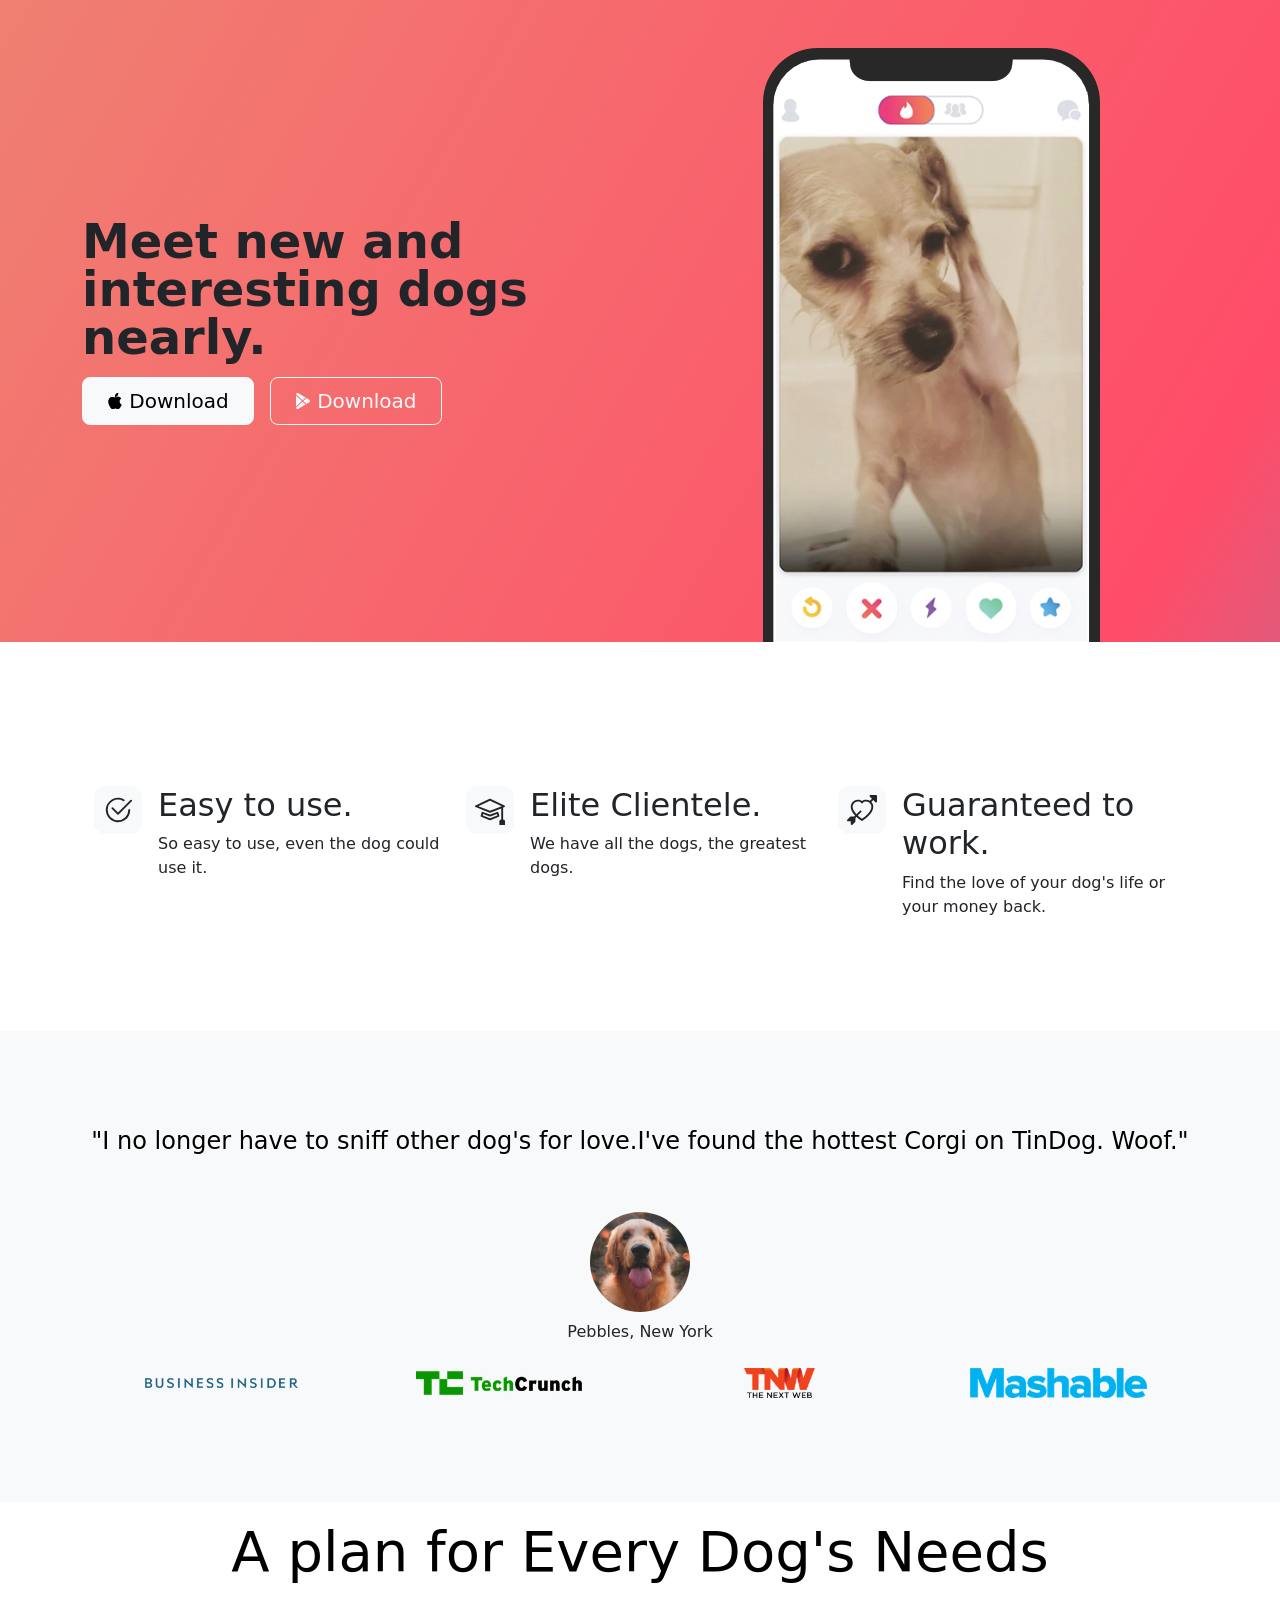
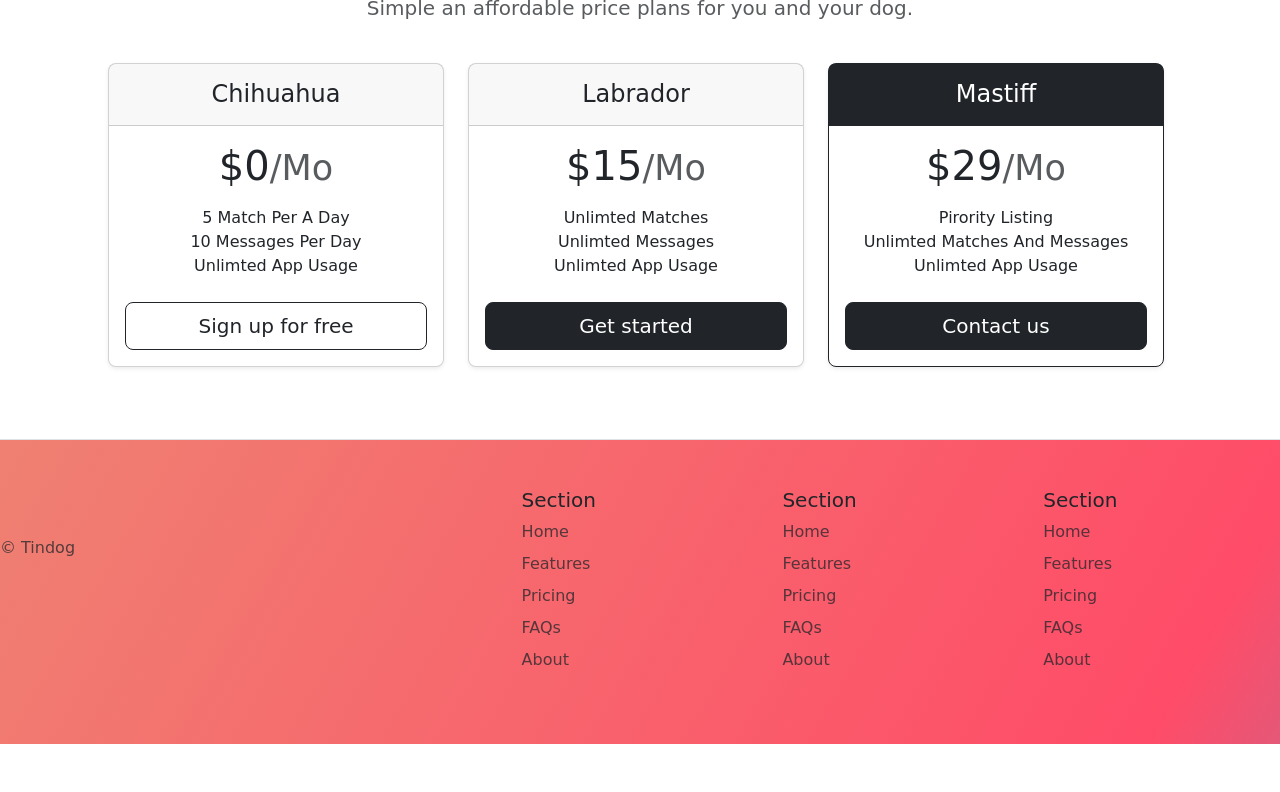
<file: 11.3 TinDog Project/index.html>
<!DOCTYPE html>
<html lang="en">

<head>
  <meta charset="UTF-8">
  <meta name="viewport" content="width=device-width, initial-scale=1.0">
  <link href="https://cdn.jsdelivr.net/npm/bootstrap@5.3.3/dist/css/bootstrap.min.css" rel="stylesheet" integrity="sha384-QWTKZyjpPEjISv5WaRU9OFeRpok6YctnYmDr5pNlyT2bRjXh0JMhjY6hW+ALEwIH" crossorigin="anonymous">
  <link rel="stylesheet" href="./css/style.css">
  <title>TinDog</title>
</head>

<body>

  <!-- Title -->
  <section id="title" class="gradient-background">
    <div class="container">
    <div class="row flex-lg-row-reverse align-items-center g-5 ">
      <div class="col-10 col-sm-8 col-lg-6 pb-0 pt-5" >
        <img src="./images/iphone.png" class="d-block mx-lg-auto img-fluid " alt="Bootstrap Themes" >
      </div>
      <div class="col-lg-6">
        <h1 class="display-5 fw-bold lh-1 mb-3">Meet new and interesting dogs nearly.</h1>
        <div class="d-grid gap-2 d-md-flex justify-content-md-start">
          <button type="button" class="btn btn-primary btn-lg px-4 me-md-2 btn-light"><svg xmlns="http://www.w3.org/2000/svg" width="16" height="16" fill="currentColor"
            class="bi bi-apple mb-1" viewBox="0 0 16 16">
            <path
                          d="M11.182.008C11.148-.03 9.923.023 8.857 1.18c-1.066 1.156-.902 2.482-.878 2.516.024.034 1.52.087 2.475-1.258.955-1.345.762-2.391.728-2.43Zm3.314 11.733c-.048-.096-2.325-1.234-2.113-3.422.212-2.189 1.675-2.789 1.698-2.854.023-.065-.597-.79-1.254-1.157a3.692 3.692 0 0 0-1.563-.434c-.108-.003-.483-.095-1.254.116-.508.139-1.653.589-1.968.607-.316.018-1.256-.522-2.267-.665-.647-.125-1.333.131-1.824.328-.49.196-1.422.754-2.074 2.237-.652 1.482-.311 3.83-.067 4.56.244.729.625 1.924 1.273 2.796.576.984 1.34 1.667 1.659 1.899.319.232 1.219.386 1.843.067.502-.308 1.408-.485 1.766-.472.357.013 1.061.154 1.782.539.571.197 1.111.115 1.652-.105.541-.221 1.324-1.059 2.238-2.758.347-.79.505-1.217.473-1.282Z" />
            <path
                          d="M11.182.008C11.148-.03 9.923.023 8.857 1.18c-1.066 1.156-.902 2.482-.878 2.516.024.034 1.52.087 2.475-1.258.955-1.345.762-2.391.728-2.43Zm3.314 11.733c-.048-.096-2.325-1.234-2.113-3.422.212-2.189 1.675-2.789 1.698-2.854.023-.065-.597-.79-1.254-1.157a3.692 3.692 0 0 0-1.563-.434c-.108-.003-.483-.095-1.254.116-.508.139-1.653.589-1.968.607-.316.018-1.256-.522-2.267-.665-.647-.125-1.333.131-1.824.328-.49.196-1.422.754-2.074 2.237-.652 1.482-.311 3.83-.067 4.56.244.729.625 1.924 1.273 2.796.576.984 1.34 1.667 1.659 1.899.319.232 1.219.386 1.843.067.502-.308 1.408-.485 1.766-.472.357.013 1.061.154 1.782.539.571.197 1.111.115 1.652-.105.541-.221 1.324-1.059 2.238-2.758.347-.79.505-1.217.473-1.282Z" />
            </svg> Download</button>
          <button type="button" class="btn btn-outline-secondary btn-lg px-4 btn-outline-light"><svg xmlns="http://www.w3.org/2000/svg" width="16" height="16" fill="currentColor"
            class="bi bi-google-play mb-1" viewBox="0 0 16 16">
            <path
                          d="M14.222 9.374c1.037-.61 1.037-2.137 0-2.748L11.528 5.04 8.32 8l3.207 2.96 2.694-1.586Zm-3.595 2.116L7.583 8.68 1.03 14.73c.201 1.029 1.36 1.61 2.303 1.055l7.294-4.295ZM1 13.396V2.603L6.846 8 1 13.396ZM1.03 1.27l6.553 6.05 3.044-2.81L3.333.215C2.39-.341 1.231.24 1.03 1.27Z" />
            </svg> Download</button>
        </div>
      </div>
    </div>
  </div>
  </section>
  <!-- Features -->
  <section id="features">
    <div class="container px-4 py-5 mt-5" id="hanging-icons">
      <div class="row g-4 py-5 row-cols-1 row-cols-lg-3">
        <div class="col d-flex align-items-start">
          <div class="icon-square bg-light text-dark flex-shrink-0 me-3">
            <svg xmlns="http://www.w3.org/2000/svg" height="30" fill="currentColor" class="bi bi-check2-circle"
            viewBox="0 0 16 16">
              <path
                            d="M2.5 8a5.5 5.5 0 0 1 8.25-4.764.5.5 0 0 0 .5-.866A6.5 6.5 0 1 0 14.5 8a.5.5 0 0 0-1 0 5.5 5.5 0 1 1-11 0z" />
              <path
                            d="M15.354 3.354a.5.5 0 0 0-.708-.708L8 9.293 5.354 6.646a.5.5 0 1 0-.708.708l3 3a.5.5 0 0 0 .708 0l7-7z" />
              </svg>          </div>
          <div>
            <h2>Easy to use.</h2>
            <p>So easy to use, even the dog could use it.</p>
            
          </div>
        </div>
        <div class="col d-flex align-items-start">
          <div class="icon-square bg-light text-dark flex-shrink-0 me-3">
            <svg xmlns="http://www.w3.org/2000/svg" height="30" fill="currentColor" class="bi bi-mortarboard" viewBox="0 0 16 16">
              <path d="M8.211 2.047a.5.5 0 0 0-.422 0l-7.5 3.5a.5.5 0 0 0 .025.917l7.5 3a.5.5 0 0 0 .372 0L14 7.14V13a1 1 0 0 0-1 1v2h3v-2a1 1 0 0 0-1-1V6.739l.686-.275a.5.5 0 0 0 .025-.917l-7.5-3.5ZM8 8.46 1.758 5.965 8 3.052l6.242 2.913L8 8.46Z"/>
              <path d="M4.176 9.032a.5.5 0 0 0-.656.327l-.5 1.7a.5.5 0 0 0 .294.605l4.5 1.8a.5.5 0 0 0 .372 0l4.5-1.8a.5.5 0 0 0 .294-.605l-.5-1.7a.5.5 0 0 0-.656-.327L8 10.466 4.176 9.032Zm-.068 1.873.22-.748 3.496 1.311a.5.5 0 0 0 .352 0l3.496-1.311.22.748L8 12.46l-3.892-1.556Z"/>
              </svg>          </div>
          <div>
            <h2>Elite Clientele.</h2>
            <p>We have all the dogs, the greatest dogs.</p>
            
          </div>
        </div>
        <div class="col d-flex align-items-start">
          <div class="icon-square bg-light text-dark flex-shrink-0 me-3">
            <svg xmlns="http://www.w3.org/2000/svg" height="30" fill="currentColor" class="bi bi-arrow-through-heart"
            viewBox="0 0 16 16">
<path fill-rule="evenodd"
              d="M2.854 15.854A.5.5 0 0 1 2 15.5V14H.5a.5.5 0 0 1-.354-.854l1.5-1.5A.5.5 0 0 1 2 11.5h1.793l.53-.53c-.771-.802-1.328-1.58-1.704-2.32-.798-1.575-.775-2.996-.213-4.092C3.426 2.565 6.18 1.809 8 3.233c1.25-.98 2.944-.928 4.212-.152L13.292 2 12.147.854A.5.5 0 0 1 12.5 0h3a.5.5 0 0 1 .5.5v3a.5.5 0 0 1-.854.354L14 2.707l-1.006 1.006c.236.248.44.531.6.845.562 1.096.585 2.517-.213 4.092-.793 1.563-2.395 3.288-5.105 5.08L8 13.912l-.276-.182a21.86 21.86 0 0 1-2.685-2.062l-.539.54V14a.5.5 0 0 1-.146.354l-1.5 1.5Zm2.893-4.894A20.419 20.419 0 0 0 8 12.71c2.456-1.666 3.827-3.207 4.489-4.512.679-1.34.607-2.42.215-3.185-.817-1.595-3.087-2.054-4.346-.761L8 4.62l-.358-.368c-1.259-1.293-3.53-.834-4.346.761-.392.766-.464 1.845.215 3.185.323.636.815 1.33 1.519 2.065l1.866-1.867a.5.5 0 1 1 .708.708L5.747 10.96Z" />
</svg>
        </div>
          <div>
            <h2>Guaranteed to work.</h2>
            <p>Find the love of your dog's life or your money back.</p>
            
          </div>
        </div>
      </div>
    </div>

  </section>
  <!-- Testimonial -->
  <section id="testimonial">
    <div class="p-5 text-center bg-body-tertiary">
      <div class="container py-5">
        <h4 class="text-body-emphasis">"I no longer have to sniff other dog's for love.I've found the hottest Corgi on TinDog. Woof."</h4>
        <img src="./images/dog-img.jpg" alt="" class="profile-img mt-5 mb-2">
        <p>Pebbles, New York</p>
        <div class="container">
          <div class="row">
            <div class="col-md-3 col py-2"><img src="./images/bizinsider.png" height="30px" alt=""></div>
            <div class="col-md-3 col py-2"><img src="./images/techcrunch.png"  height="30px" alt=""></div>
            <div class="col-md-3 col py-2"><img src="./images/tnw.png" height="30px" alt=""></div>
            <div class="col-md-3 col py-2"><img src="./images/mashable.png" height="30px" alt=""></div>
          </div>
            </div>
          </div>
        </div>
      </div>
    </div>

  </section>
  <!-- Pricing -->
  <section id="pricing">
        <div class="pricing-header p-3 pb-md-4 mx-auto text-center">
          <h2 class="display-4 fw-normal text-body-emphasis">A plan for Every Dog's Needs</h2>
          <p class="fs-5 text-body-secondary">Simple an affordable price plans for you and your dog.</p>
        </div>
      </header>
    
      <main>
        <div class="row row-cols-1 row-cols-md-3 mb-3 text-center container ms-5 ps-5" style="text-transform: capitalize;">
          <div class="col">
            <div class="card mb-4 rounded-3 shadow-sm">
              <div class="card-header py-3">
                <h4 class="my-0 fw-normal">Chihuahua</h4>
              </div>
              <div class="card-body">
                <h1 class="card-title pricing-card-title">$0<small class="text-body-secondary fw-light">/mo</small></h1>
                <ul class="list-unstyled mt-3 mb-4" style="text-transform: capitalize;">
                  <li>5 match per a day</li>
                  <li>10 messages per day</li>
                  <li>unlimted app usage</li>
                 
                </ul>
                <button type="button" class="w-100 btn btn-lg btn-outline-dark">Sign up for free</button>
              </div>
            </div>
          </div>
          <div class="col">
            <div class="card mb-4 rounded-3 shadow-sm">
              <div class="card-header py-3">
                <h4 class="my-0 fw-normal">Labrador</h4>
              </div>
              <div class="card-body">
                <h1 class="card-title pricing-card-title">$15<small class="text-body-secondary fw-light">/mo</small></h1>
                <ul class="list-unstyled mt-3 mb-4">
                  <li>unlimted matches</li>
                  <li>unlimted messages</li>
                  <li>unlimted app usage</li>
                </ul>
                <button type="button" class="w-100 btn btn-lg btn-dark">Get started</button>
              </div>
            </div>
          </div>
          <div class="col">
            <div class="card mb-4 rounded-3 shadow-sm border-dark">
              <div class="card-header py-3 text-bg-dark border-dark">
                <h4 class="my-0 fw-normal">mastiff</h4>
              </div>
              <div class="card-body">
                <h1 class="card-title pricing-card-title">$29<small class="text-body-secondary fw-light">/mo</small></h1>
                <ul class="list-unstyled mt-3 mb-4">
                  <li>pirority listing</li>
                  <li>unlimted matches and messages</li>
                  <li>unlimted app usage</li>
                </ul>
                <button type="button" class="w-100 btn btn-lg btn-dark">Contact us</button>
              </div>
            </div>
          </div>
        </div>
    

  </section>
  <!-- Footer -->
  <section id="footer">
    <footer class="row row-cols-1 row-cols-sm-2 row-cols-md-5 py-5 my-5 border-top gradient-background mb-0 bt-0">
      <div class="col mb-3 container">
        <a href="/" class="d-flex align-items-center mb-3 link-body-emphasis text-decoration-none">
          <svg class="bi me-2" width="40" height="32"><use xlink:href="#bootstrap"></use></svg>
        </a>
        <p class="text-body-secondary">© Tindog</p>
      </div>
  
      <div class="col mb-3">
  
      </div>
  
      <div class="col mb-3">
        <h5>Section</h5>
        <ul class="nav flex-column">
          <li class="nav-item mb-2"><a href="#" class="nav-link p-0 text-body-secondary">Home</a></li>
          <li class="nav-item mb-2"><a href="#" class="nav-link p-0 text-body-secondary">Features</a></li>
          <li class="nav-item mb-2"><a href="#" class="nav-link p-0 text-body-secondary">Pricing</a></li>
          <li class="nav-item mb-2"><a href="#" class="nav-link p-0 text-body-secondary">FAQs</a></li>
          <li class="nav-item mb-2"><a href="#" class="nav-link p-0 text-body-secondary">About</a></li>
        </ul>
      </div>
  
      <div class="col mb-3">
        <h5>Section</h5>
        <ul class="nav flex-column">
          <li class="nav-item mb-2"><a href="#" class="nav-link p-0 text-body-secondary">Home</a></li>
          <li class="nav-item mb-2"><a href="#" class="nav-link p-0 text-body-secondary">Features</a></li>
          <li class="nav-item mb-2"><a href="#" class="nav-link p-0 text-body-secondary">Pricing</a></li>
          <li class="nav-item mb-2"><a href="#" class="nav-link p-0 text-body-secondary">FAQs</a></li>
          <li class="nav-item mb-2"><a href="#" class="nav-link p-0 text-body-secondary">About</a></li>
        </ul>
      </div>
  
      <div class="col mb-3">
        <h5>Section</h5>
        <ul class="nav flex-column">
          <li class="nav-item mb-2"><a href="#" class="nav-link p-0 text-body-secondary">Home</a></li>
          <li class="nav-item mb-2"><a href="#" class="nav-link p-0 text-body-secondary">Features</a></li>
          <li class="nav-item mb-2"><a href="#" class="nav-link p-0 text-body-secondary">Pricing</a></li>
          <li class="nav-item mb-2"><a href="#" class="nav-link p-0 text-body-secondary">FAQs</a></li>
          <li class="nav-item mb-2"><a href="#" class="nav-link p-0 text-body-secondary">About</a></li>
        </ul>
      </div>
    </footer>

  </section>
</body>

</html>
</file>
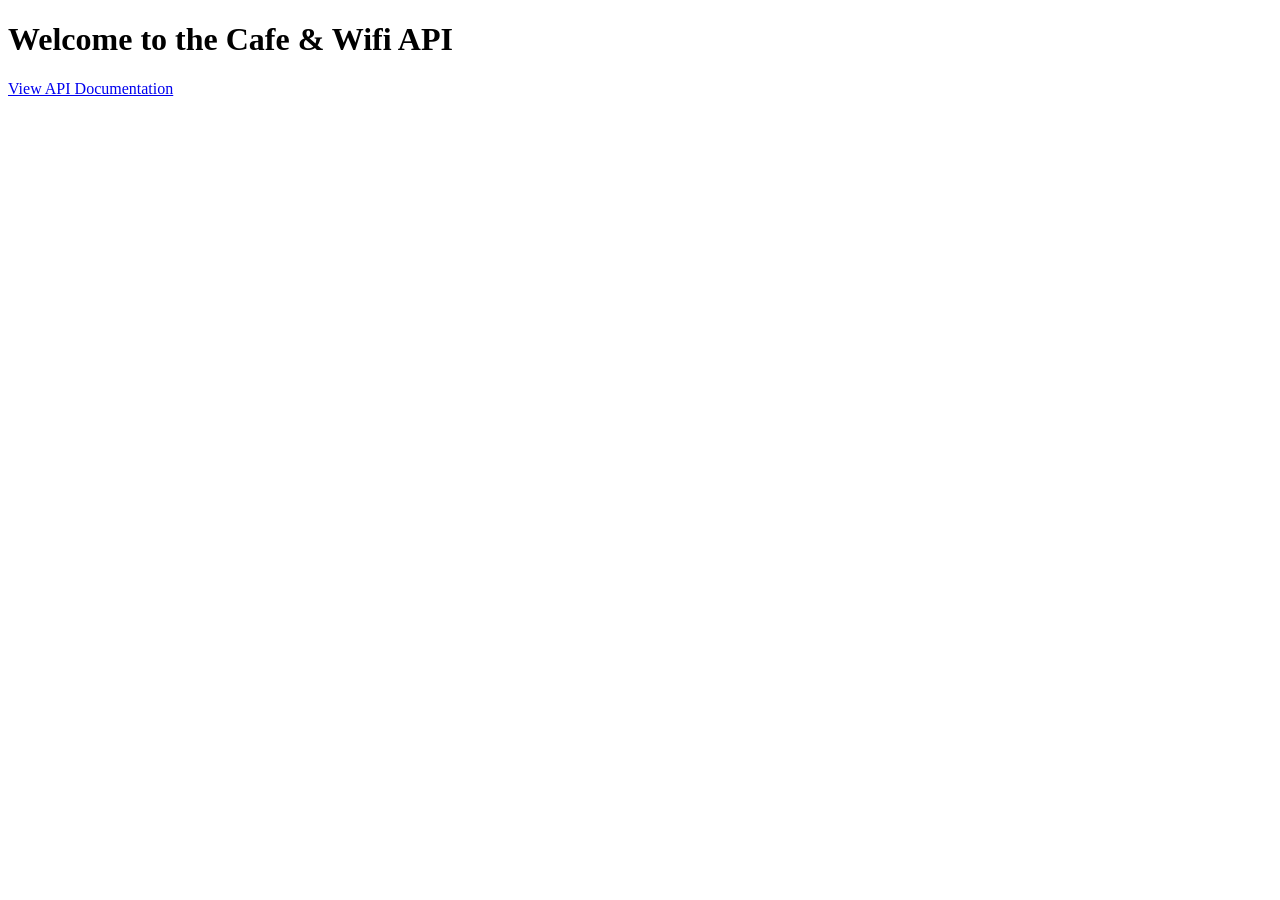
<file: 003 Starting-Files-cafe-api-start/templates/index.html>
<!DOCTYPE html>
<html lang="en">
<head>
    <meta charset="UTF-8">
    <title>Cafe&Wifi API</title>
</head>
<body>
    <h1>Welcome to the Cafe & Wifi API</h1>
    <a href="https://documenter.getpostman.com/view/38935497/2sAXxS7BXa">View API Documentation</a>
</body>
</html>
</file>
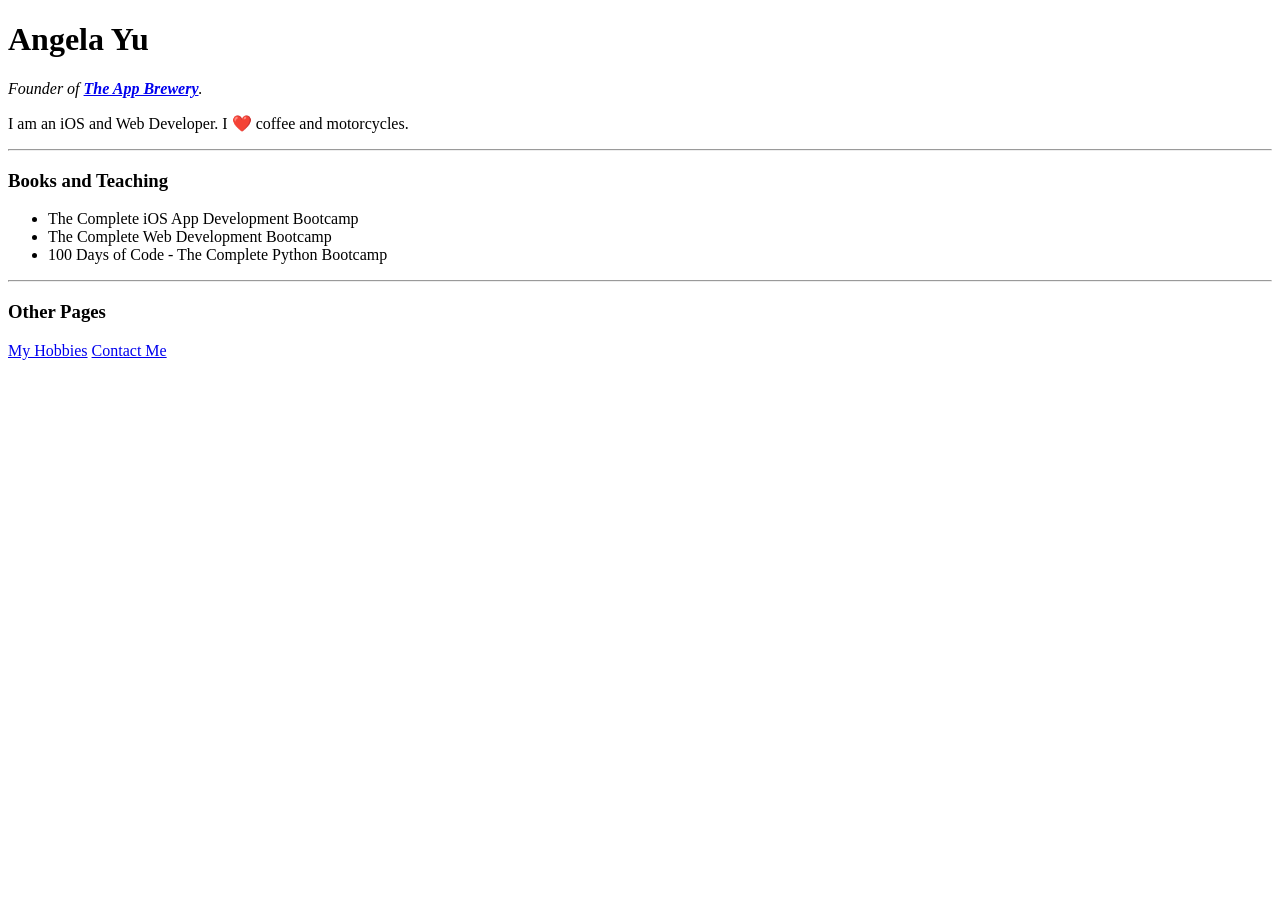
<file: 002 bs4-start/website.html>
<!DOCTYPE html>
<html>

<head>
	<meta charset="utf-8">
	<title>Angela's Personal Site</title>
</head>

<body>
	<h1 id="name">Angela Yu</h1>
	<p><em>Founder of <strong><a href="https://www.appbrewery.co/">The App Brewery</a></strong>.</em></p>
	<p>I am an iOS and Web Developer. I ❤️ coffee and motorcycles.</p>
	<hr>
	<h3 class="heading">Books and Teaching</h3>
	<ul>
		<li>The Complete iOS App Development Bootcamp</li>
		<li>The Complete Web Development Bootcamp</li>
		<li>100 Days of Code - The Complete Python Bootcamp</li>
	</ul>
	<hr>
	<h3 class="heading">Other Pages</h3>
	<a href="https://angelabauer.github.io/cv/hobbies.html">My Hobbies</a>
	<a href="https://angelabauer.github.io/cv/contact-me.html">Contact Me</a>
</body>

</html>
</file>
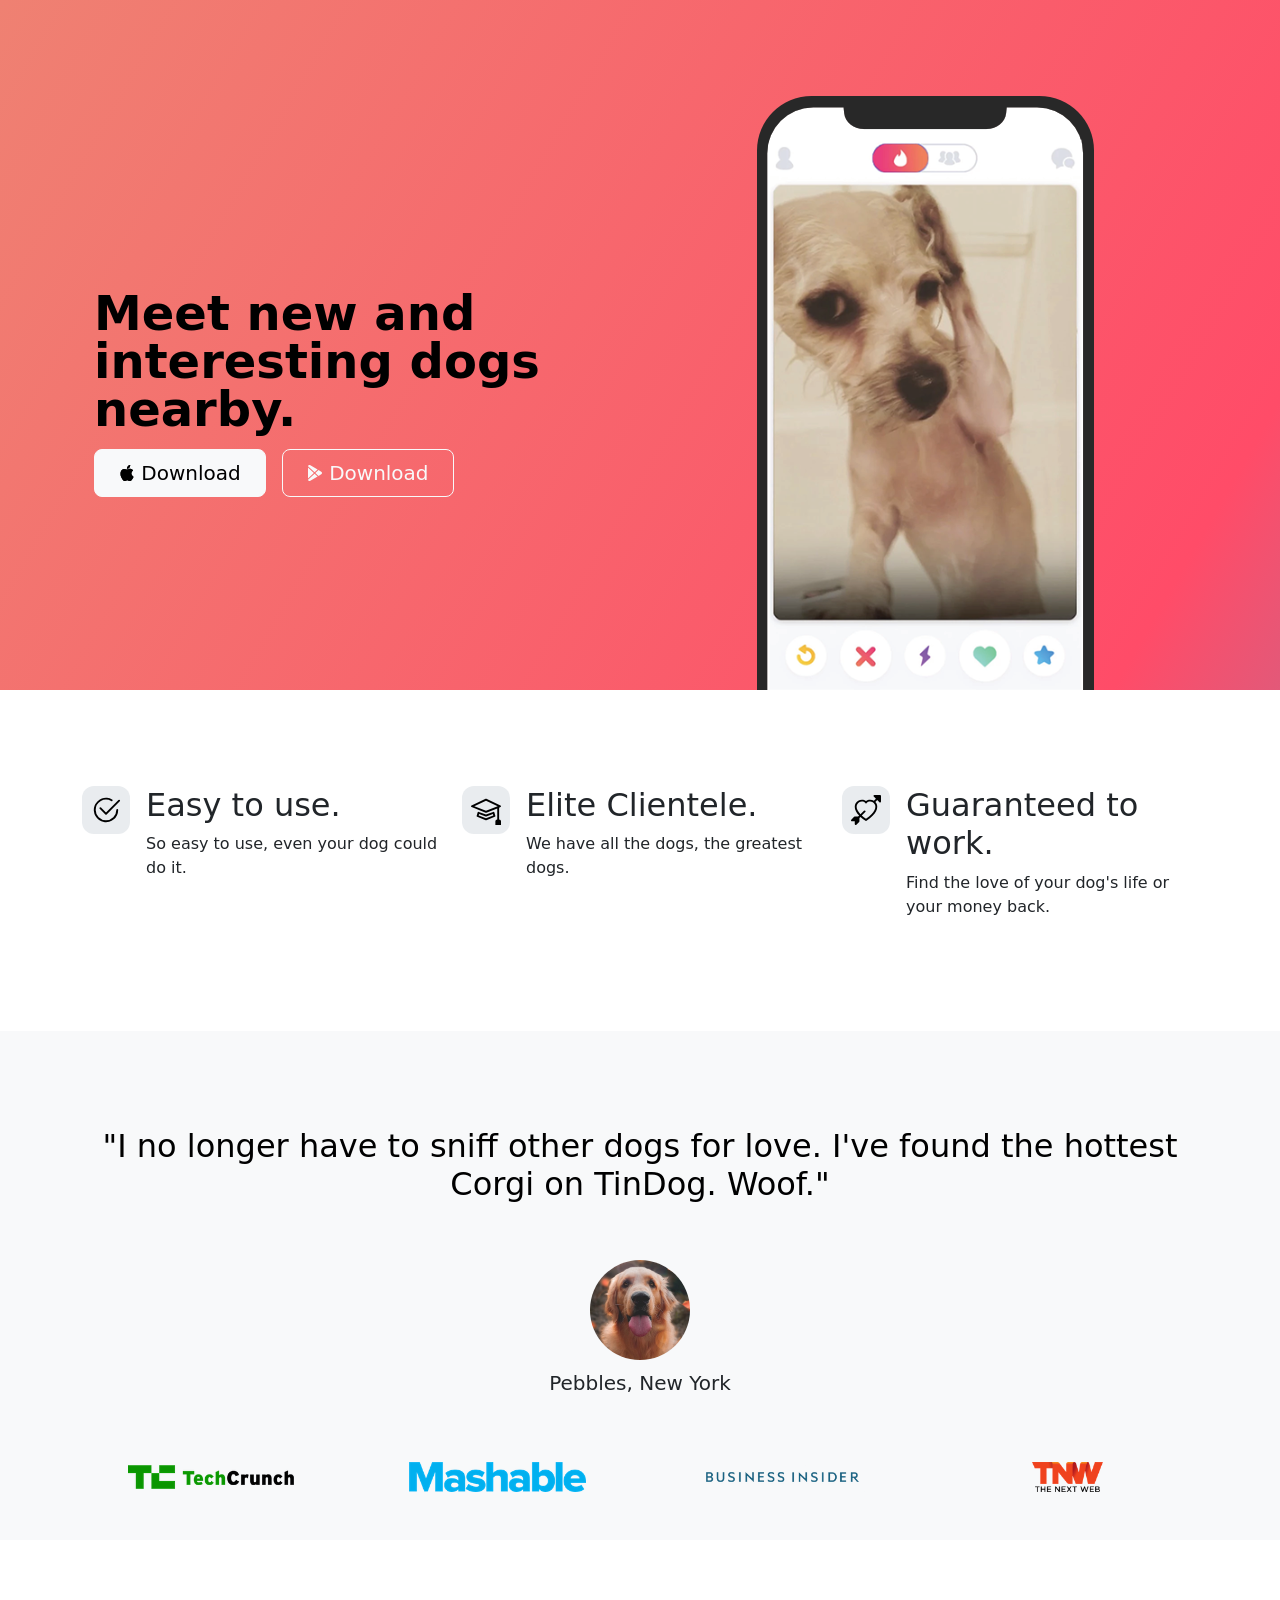
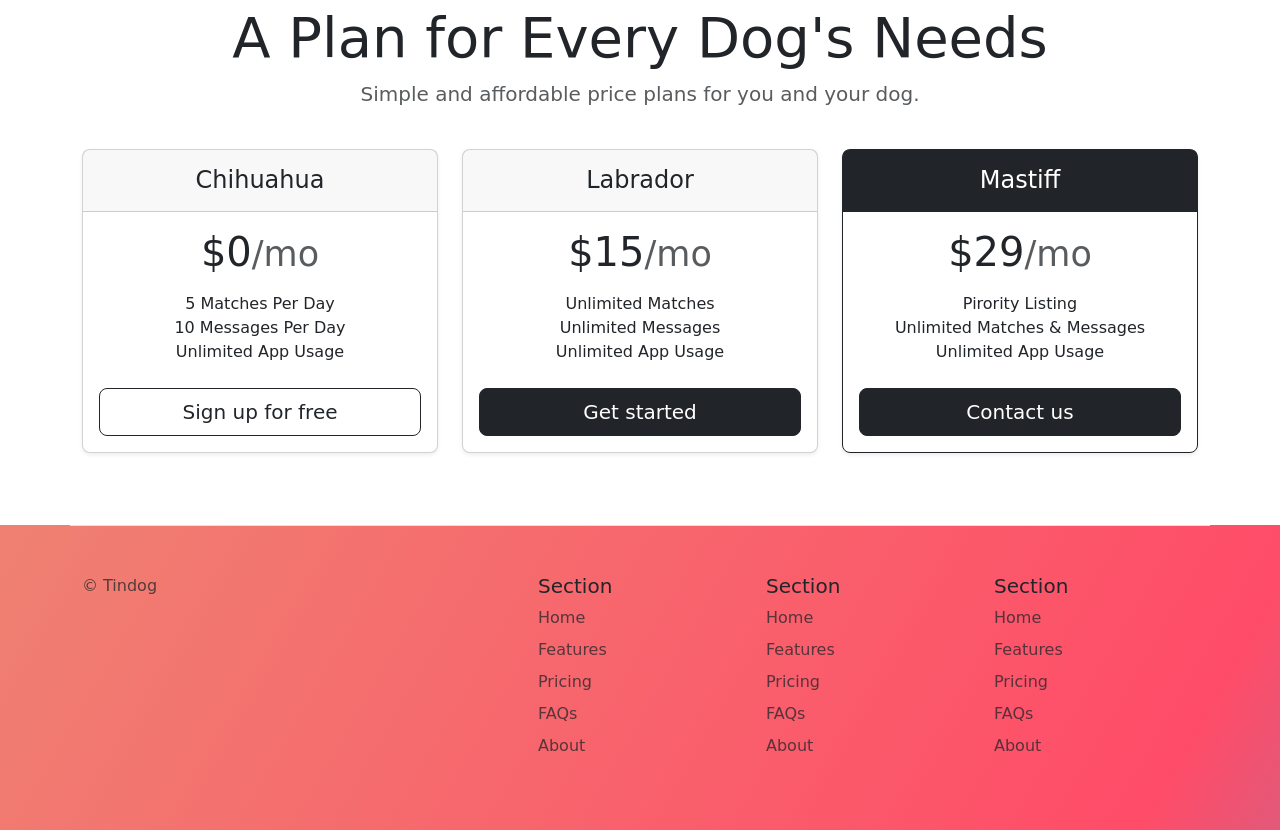
<file: 11.3 TinDog Project/solution.html>
<!DOCTYPE html>
<html lang="en">

<head>
  <meta charset="UTF-8">
  <meta name="viewport" content="width=device-width, initial-scale=1.0">
  <title>TinDog</title>
  <link href="https://cdn.jsdelivr.net/npm/bootstrap@5.3.0-alpha3/dist/css/bootstrap.min.css" rel="stylesheet"
    integrity="sha384-KK94CHFLLe+nY2dmCWGMq91rCGa5gtU4mk92HdvYe+M/SXH301p5ILy+dN9+nJOZ" crossorigin="anonymous">
  <link rel="stylesheet" href="./css/solution.css">
</head>

<body>


  <!-- Title -->
  <section id="title" class="gradient-background">

    <div class="container col-xxl-8 px-4 pt-5">
      <div class="row flex-lg-row-reverse align-items-center g-5 pt-5">
        <div class="col-10 col-sm-8 col-lg-6">
          <img src="./images/iphone.png" class="d-block mx-lg-auto img-fluid" alt="Bootstrap Themes" height="200"
            loading="lazy">
        </div>
        <div class="col-lg-6">
          <h1 class="display-5 fw-bold text-body-emphasis lh-1 mb-3">Meet new and interesting dogs nearby.</h1>

          <div class="d-grid gap-2 d-md-flex justify-content-md-start">
            <button type="button" class="btn btn-light btn-lg px-4 me-md-2"><svg xmlns="http://www.w3.org/2000/svg"
                width="16" height="16" fill="currentColor" class="bi bi-apple mb-1" viewBox="0 0 16 16">
                <path
                  d="M11.182.008C11.148-.03 9.923.023 8.857 1.18c-1.066 1.156-.902 2.482-.878 2.516.024.034 1.52.087 2.475-1.258.955-1.345.762-2.391.728-2.43Zm3.314 11.733c-.048-.096-2.325-1.234-2.113-3.422.212-2.189 1.675-2.789 1.698-2.854.023-.065-.597-.79-1.254-1.157a3.692 3.692 0 0 0-1.563-.434c-.108-.003-.483-.095-1.254.116-.508.139-1.653.589-1.968.607-.316.018-1.256-.522-2.267-.665-.647-.125-1.333.131-1.824.328-.49.196-1.422.754-2.074 2.237-.652 1.482-.311 3.83-.067 4.56.244.729.625 1.924 1.273 2.796.576.984 1.34 1.667 1.659 1.899.319.232 1.219.386 1.843.067.502-.308 1.408-.485 1.766-.472.357.013 1.061.154 1.782.539.571.197 1.111.115 1.652-.105.541-.221 1.324-1.059 2.238-2.758.347-.79.505-1.217.473-1.282Z" />
                <path
                  d="M11.182.008C11.148-.03 9.923.023 8.857 1.18c-1.066 1.156-.902 2.482-.878 2.516.024.034 1.52.087 2.475-1.258.955-1.345.762-2.391.728-2.43Zm3.314 11.733c-.048-.096-2.325-1.234-2.113-3.422.212-2.189 1.675-2.789 1.698-2.854.023-.065-.597-.79-1.254-1.157a3.692 3.692 0 0 0-1.563-.434c-.108-.003-.483-.095-1.254.116-.508.139-1.653.589-1.968.607-.316.018-1.256-.522-2.267-.665-.647-.125-1.333.131-1.824.328-.49.196-1.422.754-2.074 2.237-.652 1.482-.311 3.83-.067 4.56.244.729.625 1.924 1.273 2.796.576.984 1.34 1.667 1.659 1.899.319.232 1.219.386 1.843.067.502-.308 1.408-.485 1.766-.472.357.013 1.061.154 1.782.539.571.197 1.111.115 1.652-.105.541-.221 1.324-1.059 2.238-2.758.347-.79.505-1.217.473-1.282Z" />
              </svg> Download</button>
            <button type="button" class="btn btn-outline-light btn-lg px-4"><svg xmlns="http://www.w3.org/2000/svg"
                width="16" height="16" fill="currentColor" class="bi bi-google-play mb-1" viewBox="0 0 16 16">
                <path
                  d="M14.222 9.374c1.037-.61 1.037-2.137 0-2.748L11.528 5.04 8.32 8l3.207 2.96 2.694-1.586Zm-3.595 2.116L7.583 8.68 1.03 14.73c.201 1.029 1.36 1.61 2.303 1.055l7.294-4.295ZM1 13.396V2.603L6.846 8 1 13.396ZM1.03 1.27l6.553 6.05 3.044-2.81L3.333.215C2.39-.341 1.231.24 1.03 1.27Z" />
              </svg> Download</button>
          </div>
        </div>
      </div>
    </div>
  </section>
  <!-- Features -->
  <section id="features">
    <div class="container mt-5">
      <div class="row g-4 py-5 row-cols-1 row-cols-lg-3">
        <div class="col d-flex align-items-start">
          <div
            class="icon-square text-body-emphasis bg-body-secondary d-inline-flex align-items-center justify-content-center fs-4 flex-shrink-0 me-3">
            <svg xmlns="http://www.w3.org/2000/svg" height="30" fill="currentColor" class="bi bi-check2-circle"
              viewBox="0 0 16 16">
              <path
                d="M2.5 8a5.5 5.5 0 0 1 8.25-4.764.5.5 0 0 0 .5-.866A6.5 6.5 0 1 0 14.5 8a.5.5 0 0 0-1 0 5.5 5.5 0 1 1-11 0z" />
              <path
                d="M15.354 3.354a.5.5 0 0 0-.708-.708L8 9.293 5.354 6.646a.5.5 0 1 0-.708.708l3 3a.5.5 0 0 0 .708 0l7-7z" />
            </svg>
          </div>
          <div>
            <h3 class="fs-2">Easy to use.</h3>
            <p>So easy to use, even your dog could do it.</p>

          </div>
        </div>
        <div class="col d-flex align-items-start">
          <div
            class="icon-square text-body-emphasis bg-body-secondary d-inline-flex align-items-center justify-content-center fs-4 flex-shrink-0 me-3">
            <svg xmlns="http://www.w3.org/2000/svg" height="30" fill="currentColor" class="bi bi-mortarboard"
              viewBox="0 0 16 16">
              <path
                d="M8.211 2.047a.5.5 0 0 0-.422 0l-7.5 3.5a.5.5 0 0 0 .025.917l7.5 3a.5.5 0 0 0 .372 0L14 7.14V13a1 1 0 0 0-1 1v2h3v-2a1 1 0 0 0-1-1V6.739l.686-.275a.5.5 0 0 0 .025-.917l-7.5-3.5ZM8 8.46 1.758 5.965 8 3.052l6.242 2.913L8 8.46Z" />
              <path
                d="M4.176 9.032a.5.5 0 0 0-.656.327l-.5 1.7a.5.5 0 0 0 .294.605l4.5 1.8a.5.5 0 0 0 .372 0l4.5-1.8a.5.5 0 0 0 .294-.605l-.5-1.7a.5.5 0 0 0-.656-.327L8 10.466 4.176 9.032Zm-.068 1.873.22-.748 3.496 1.311a.5.5 0 0 0 .352 0l3.496-1.311.22.748L8 12.46l-3.892-1.556Z" />
            </svg>
          </div>
          <div>
            <h3 class="fs-2">Elite Clientele.</h3>
            <p>We have all the dogs, the greatest dogs.</p>

          </div>
        </div>
        <div class="col d-flex align-items-start">
          <div
            class="icon-square text-body-emphasis bg-body-secondary d-inline-flex align-items-center justify-content-center fs-4 flex-shrink-0 me-3">
            <svg xmlns="http://www.w3.org/2000/svg" height="30" fill="currentColor" class="bi bi-arrow-through-heart"
              viewBox="0 0 16 16">
              <path fill-rule="evenodd"
                d="M2.854 15.854A.5.5 0 0 1 2 15.5V14H.5a.5.5 0 0 1-.354-.854l1.5-1.5A.5.5 0 0 1 2 11.5h1.793l.53-.53c-.771-.802-1.328-1.58-1.704-2.32-.798-1.575-.775-2.996-.213-4.092C3.426 2.565 6.18 1.809 8 3.233c1.25-.98 2.944-.928 4.212-.152L13.292 2 12.147.854A.5.5 0 0 1 12.5 0h3a.5.5 0 0 1 .5.5v3a.5.5 0 0 1-.854.354L14 2.707l-1.006 1.006c.236.248.44.531.6.845.562 1.096.585 2.517-.213 4.092-.793 1.563-2.395 3.288-5.105 5.08L8 13.912l-.276-.182a21.86 21.86 0 0 1-2.685-2.062l-.539.54V14a.5.5 0 0 1-.146.354l-1.5 1.5Zm2.893-4.894A20.419 20.419 0 0 0 8 12.71c2.456-1.666 3.827-3.207 4.489-4.512.679-1.34.607-2.42.215-3.185-.817-1.595-3.087-2.054-4.346-.761L8 4.62l-.358-.368c-1.259-1.293-3.53-.834-4.346.761-.392.766-.464 1.845.215 3.185.323.636.815 1.33 1.519 2.065l1.866-1.867a.5.5 0 1 1 .708.708L5.747 10.96Z" />
            </svg>
          </div>
          <div>
            <h3 class="fs-2">Guaranteed to work.</h3>
            <p>Find the love of your dog's life or your money back.</p>

          </div>
        </div>
      </div>
    </div>
  </section>
  <!-- Testimonial -->
  <section id="testimonial">
    <div class="my-5">
      <div class="p-5 text-center bg-body-tertiary">
        <div class="container py-5">
          <h2 class="text-body-emphasis">"I no longer have to sniff other dogs for love. I've found the hottest Corgi on
            TinDog. Woof."</h2>
          <img class="profile-img mt-5" src="./images/dog-img.jpg" alt="dog image">
          <p class="col-lg-8 mx-auto lead mt-2">
            Pebbles, New York
          </p>
        </div>

        <div class="container">
          <div class="row">
            <div class="col-lg-3 col-sm-12">
              <img src="./images/techcrunch.png" alt="techcrunch" height="30">
            </div>
            <div class="col-lg-3 col-sm-12">
              <img src="./images/mashable.png" alt="mashable" height="30">
            </div>
            <div class="col-lg-3 col-sm-12">
              <img src="./images/bizinsider.png" alt="bizinsider" height="30">
            </div>
            <div class="col-lg-3 col-sm-12">
              <img src="./images/tnw.png" alt="tnw" height="30">
            </div>
          </div>
        </div>
      </div>
    </div>
  </section>
  <!-- Pricing -->
  <section id="pricing">
    <div class="container">
      <div class="pricing-header p-3 pb-md-4 mx-auto text-center">
        <h2 class="display-4 fw-normal">A Plan for Every Dog's Needs</h2>
        <p class="fs-5 text-body-secondary">Simple and affordable price plans for you and your dog.
      </div>
      <div class="row row-cols-1 row-cols-md-3 mb-3 text-center">
        <div class="col">
          <div class="card mb-4 rounded-3 shadow-sm">
            <div class="card-header py-3">
              <h4 class="my-0 fw-normal">Chihuahua</h4>
            </div>
            <div class="card-body">
              <h1 class="card-title pricing-card-title">$0<small class="text-body-secondary fw-light">/mo</small></h1>
              <ul class="list-unstyled mt-3 mb-4">
                <li>5 Matches Per Day</li>
                <li>10 Messages Per Day</li>
                <li>Unlimited App Usage</li>
              </ul>
              <button type="button" class="w-100 btn btn-lg btn-outline-dark">Sign up for free</button>
            </div>
          </div>
        </div>
        <div class="col">
          <div class="card mb-4 rounded-3 shadow-sm">
            <div class="card-header py-3">
              <h4 class="my-0 fw-normal">Labrador</h4>
            </div>
            <div class="card-body">
              <h1 class="card-title pricing-card-title">$15<small class="text-body-secondary fw-light">/mo</small></h1>
              <ul class="list-unstyled mt-3 mb-4">
                <li>Unlimited Matches</li>
                <li>Unlimited Messages</li>
                <li>Unlimited App Usage</li>
              </ul>
              <button type="button" class="w-100 btn btn-lg btn-dark">Get started</button>
            </div>
          </div>
        </div>
        <div class="col">
          <div class="card mb-4 rounded-3 shadow-sm border-dark">
            <div class="card-header py-3 text-bg-dark border-dark">
              <h4 class="my-0 fw-normal">Mastiff</h4>
            </div>
            <div class="card-body">
              <h1 class="card-title pricing-card-title">$29<small class="text-body-secondary fw-light">/mo</small></h1>
              <ul class="list-unstyled mt-3 mb-4">
                <li>Pirority Listing</li>
                <li>Unlimited Matches & Messages</li>
                <li>Unlimited App Usage</li>
              </ul>
              <button type="button" class="w-100 btn btn-lg btn-dark">Contact us</button>
            </div>
          </div>
        </div>
      </div>
    </div>
  </section>
  <!-- Footer -->
  <section id="contact" class="gradient-background">
    <div class="container ">
      <footer class="row row-cols-1 row-cols-sm-2 row-cols-md-5 py-5 mt-5 border-top">
        <div class="col mb-3">

          <p class="text-body-secondary">© Tindog</p>
        </div>

        <div class="col mb-3">

        </div>

        <div class="col mb-3">
          <h5>Section</h5>
          <ul class="nav flex-column">
            <li class="nav-item mb-2"><a href="#" class="nav-link p-0 text-body-secondary">Home</a></li>
            <li class="nav-item mb-2"><a href="#" class="nav-link p-0 text-body-secondary">Features</a></li>
            <li class="nav-item mb-2"><a href="#" class="nav-link p-0 text-body-secondary">Pricing</a></li>
            <li class="nav-item mb-2"><a href="#" class="nav-link p-0 text-body-secondary">FAQs</a></li>
            <li class="nav-item mb-2"><a href="#" class="nav-link p-0 text-body-secondary">About</a></li>
          </ul>
        </div>

        <div class="col mb-3">
          <h5>Section</h5>
          <ul class="nav flex-column">
            <li class="nav-item mb-2"><a href="#" class="nav-link p-0 text-body-secondary">Home</a></li>
            <li class="nav-item mb-2"><a href="#" class="nav-link p-0 text-body-secondary">Features</a></li>
            <li class="nav-item mb-2"><a href="#" class="nav-link p-0 text-body-secondary">Pricing</a></li>
            <li class="nav-item mb-2"><a href="#" class="nav-link p-0 text-body-secondary">FAQs</a></li>
            <li class="nav-item mb-2"><a href="#" class="nav-link p-0 text-body-secondary">About</a></li>
          </ul>
        </div>

        <div class="col mb-3">
          <h5>Section</h5>
          <ul class="nav flex-column">
            <li class="nav-item mb-2"><a href="#" class="nav-link p-0 text-body-secondary">Home</a></li>
            <li class="nav-item mb-2"><a href="#" class="nav-link p-0 text-body-secondary">Features</a></li>
            <li class="nav-item mb-2"><a href="#" class="nav-link p-0 text-body-secondary">Pricing</a></li>
            <li class="nav-item mb-2"><a href="#" class="nav-link p-0 text-body-secondary">FAQs</a></li>
            <li class="nav-item mb-2"><a href="#" class="nav-link p-0 text-body-secondary">About</a></li>
          </ul>
        </div>
      </footer>
    </div>
  </section>
</body>

</html>
</file>
<file: 11.3 TinDog Project/css/style.css>
.gradient-background {
  background: linear-gradient(300deg, #00bfff, #ff4c68, #ef8172);
  background-size: 180% 180%;
  animation: gradient-animation 18s ease infinite;
}

@keyframes gradient-animation {
  0% {
    background-position: 0% 50%;
  }
  50% {
    background-position: 100% 50%;
  }
  100% {
    background-position: 0% 50%;
  }
}

.icon-square {
  width: 3rem;
  height: 3rem;
  border-radius: 0.75rem;
}

.profile-img {
  height: 100px;
  border-radius: 50%;
}
.icon-square {
  display: inline-flex;
  align-items: center;
  justify-content: center;
  width: 3rem;
  height: 3rem;
  font-size: 1.5rem;
  border-radius: .75rem;
}
</file>
<file: 11.3 TinDog Project/css/solution.css>
.gradient-background {
  background: linear-gradient(300deg, #00bfff, #ff4c68, #ef8172);
  background-size: 180% 180%;
  animation: gradient-animation 18s ease infinite;
}

@keyframes gradient-animation {
  0% {
    background-position: 0% 50%;
  }
  50% {
    background-position: 100% 50%;
  }
  100% {
    background-position: 0% 50%;
  }
}

.icon-square {
  width: 3rem;
  height: 3rem;
  border-radius: 0.75rem;
}

.profile-img {
  border-radius: 50%;
  height: 100px;
}
</file>
